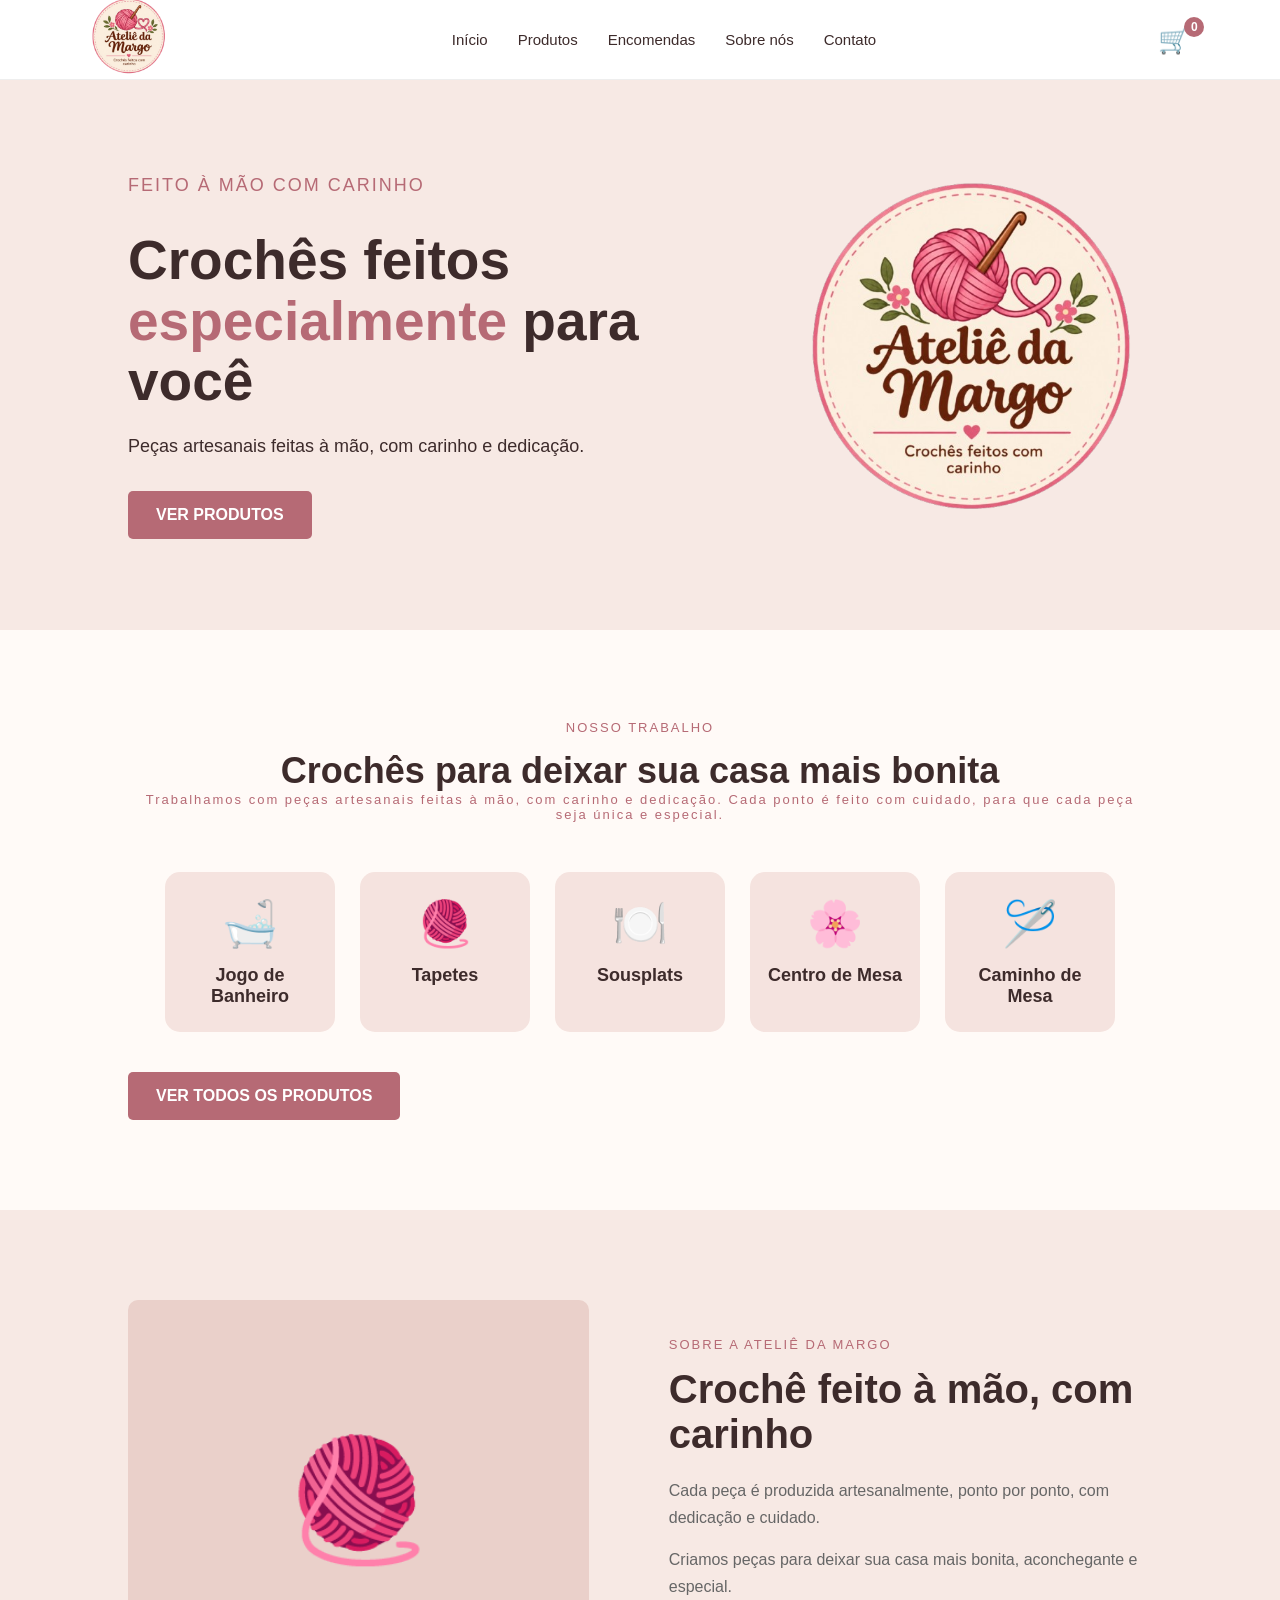
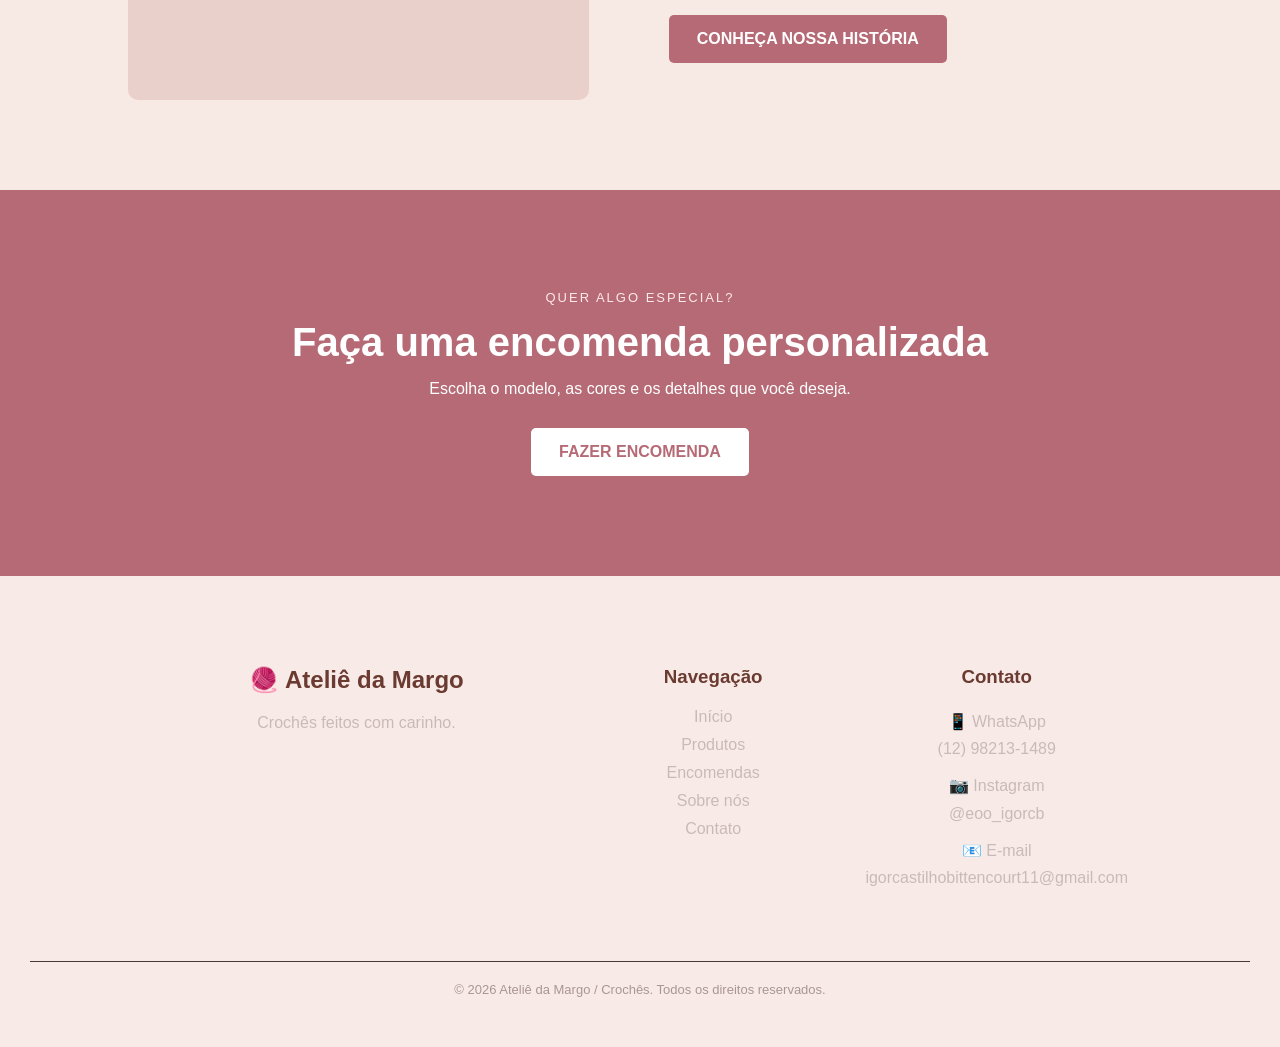
<file: index.html>
<!DOCTYPE html>
<html lang="pt-BR">

<head>
    <meta charset="UTF-8">
    <meta name="viewport" content="width=device-width, initial-scale=1.0">

    <title>Ateliê da Margo | Crochês e tricôs</title>

    <link rel="stylesheet" href="css/e-commercy.css">
</head>

<body>
    <header>
        <div class="logo">
            <img src="img/Ateliê_da_Margo_em_Crochê-removebg-preview.png" alt="Logo Ateliê da Margo">
        </div>

        <nav>
            <ul>
                <li><a href="index.html">Início</a></li>
                <li><a href="produtos.html">Produtos</a></li>
                <li><a href="encomendas.html">Encomendas</a></li>
                <li><a href="sobre.html">Sobre nós</a></li>
                <li><a href="contatos.html">Contato</a></li>
            </ul>
        </nav>

        <a href="carrinho.html" class="carrinho">🛒 <span id="contador-carrinho">0</span></a>
    </header>

    <main>
        <section class="hero">
            <div class="hero-texto">
                <p class="subtitulo">FEITO À MÃO COM CARINHO</p>

                <h2>
                    Crochês feitos
                    <span>especialmente</span>
                    para você
                </h2>

                <p>
                    Peças artesanais feitas à mão,
                    com carinho e dedicação.
                </p>

                <a href="#" class="botao">VER PRODUTOS</a>
            </div>

            <div class="hero-imagem">
                <img src="img/Ateliê_da_Margo_em_Crochê-removebg-preview.png" alt="Logo Ateliê da Margo">
            </div>
        </section>

<section class="destaques">

    <div class="titulo-secao">

        <p class="subtitulo">
            NOSSO TRABALHO
        </p>

        <h2>
            Crochês para deixar sua casa mais bonita
        </h2>

        <p class="descricao">
            Trabalhamos com peças artesanais feitas à mão, com carinho e dedicação. Cada ponto é feito com cuidado, para que cada peça seja única e especial.
        </p>

    </div>


    <div class="categorias">

        <div class="categoria">
            <span>🛁</span>
            <h3>Jogo de Banheiro</h3>
        </div>

        <div class="categoria">
            <span>🧶</span>
            <h3>Tapetes</h3>
        </div>

        <div class="categoria">
            <span>🍽️</span>
            <h3>Sousplats</h3>
        </div>

        <div class="categoria">
            <span>🌸</span>
            <h3>Centro de Mesa</h3>
        </div>

        <div class="categoria">
            <span>🪡</span>
            <h3>Caminho de Mesa</h3>
        </div>

    </div>


    <a href="produtos.html" class="botao">
        VER TODOS OS PRODUTOS
    </a>

</section>
        <section class="sobre">

    <div class="sobre-imagem">
        🧶
    </div>

    <div class="sobre-texto">

        <p class="subtitulo">
            SOBRE A ATELIÊ DA MARGO
        </p>

        <h2>
            Crochê feito à mão, com carinho
        </h2>

        <p>
            Cada peça é produzida artesanalmente,
            ponto por ponto, com dedicação e cuidado.
        </p>

        <p>
            Criamos peças para deixar sua casa mais
            bonita, aconchegante e especial.
        </p>

        <a href="#" class="botao">
            CONHEÇA NOSSA HISTÓRIA
        </a>

    </div>

</section>

        <section class="encomenda">
            <div>
                <p class="subtitulo">QUER ALGO ESPECIAL?</p>

                <h2>Faça uma encomenda personalizada</h2>

                <p>
                    Escolha o modelo, as cores e os detalhes
                    que você deseja.
                </p>

                <a href="encomendas.html" class="botao">FAZER ENCOMENDA</a>
            </div>
        </section>
    </main>

    <footer>
        <div class="footer-conteudo">
            <div>
                <h2>🧶 Ateliê da Margo</h2>
                <p>Crochês feitos com carinho.</p>
            </div>

            <div>
                <h3>Navegação</h3>
                <a href="index.html">Início</a>
                <a href="produtos.html">Produtos</a>
                <a href="encomendas.html">Encomendas</a>
                <a href="sobre.html">Sobre nós</a>
                <a href="contatos.html">Contato</a>
            </div>

            <div>
                <h3>Contato</a></h3>
                <p>📱 WhatsApp<a href="https://wa.me/5512982131489" target="_blank" rel="noopener noreferrer">(12) 98213-1489</a></p>
                <p>📷 Instagram<a href="https://instagram.com/eoo_igorcb" target="_blank" rel="noopener noreferrer">@eoo_igorcb</a></p>
                <p>📧 E-mail<a href="mailto:igorcastilhobittencourt11@gmail.com?subject=Interesse%20em%20encomendas&body=Olá,%20tenho%20interesse%20em%20fazer%20uma%20encomenda." target="_blank" rel="noopener noreferrer">igorcastilhobittencourt11@gmail.com</a></p>
            </div>
        </div>

        <div class="copyright">
            <p>© 2026 Ateliê da Margo / Crochês. Todos os direitos reservados.</p>
        </div>
    </footer>
<script src="js/carrinho.js"></script>
    <script src="js/script.js"></script>
</body>
</html>
</file>
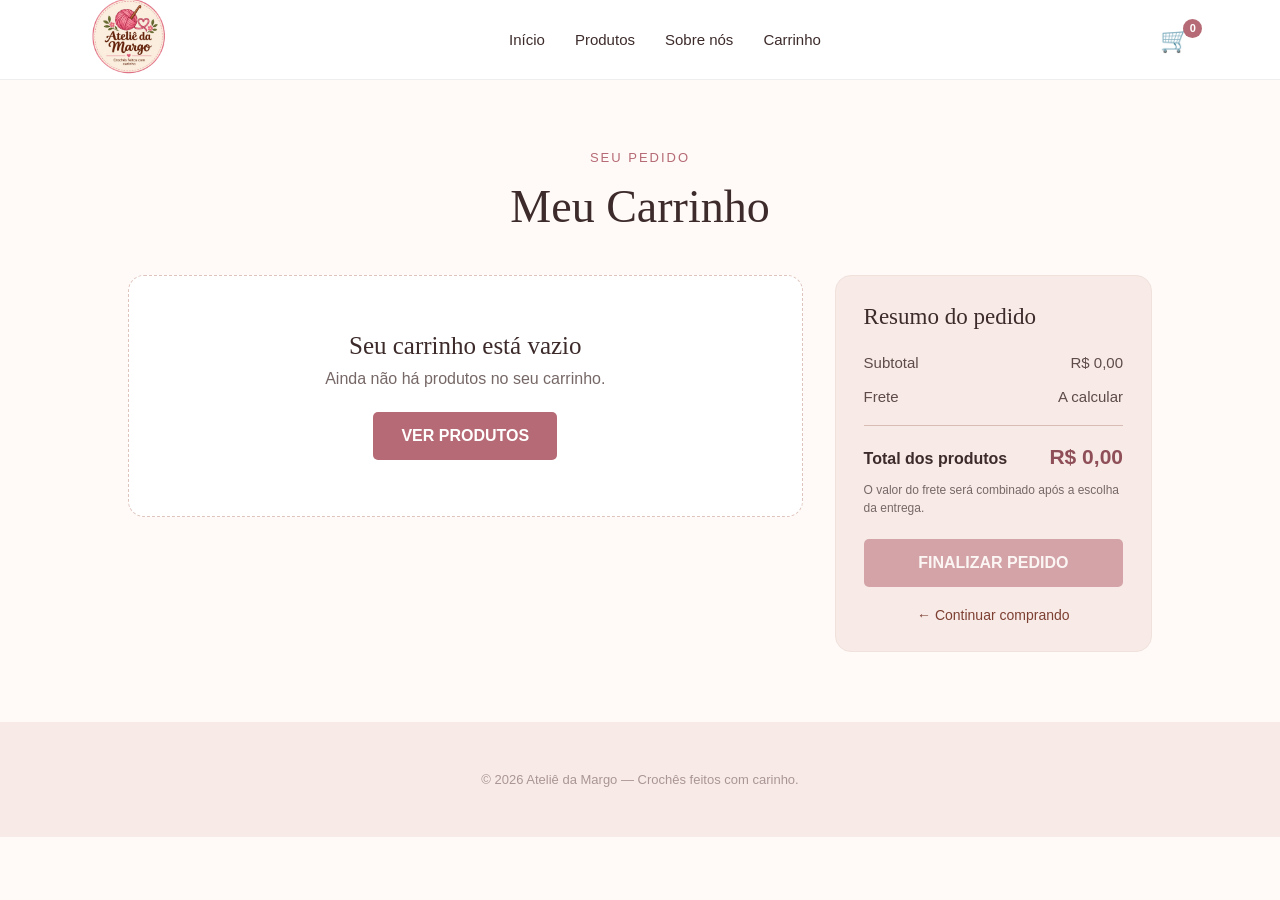
<file: carrinho.html>
<!DOCTYPE html>
<html lang="pt-BR">

<head>
    <meta charset="UTF-8">
    <meta name="viewport" content="width=device-width, initial-scale=1.0">

    <title>Carrinho | Ateliê da Margo</title>

    <link rel="stylesheet" href="css/e-commercy.css">
</head>

<body>
    <header>

        <div class="logo">
            <img src="img/Ateliê_da_Margo_em_Crochê-removebg-preview.png" alt="Logo Ateliê da Margo">
        </div>

        <nav>
            <ul>
                <li><a href="index.html">Início</a></li>
                <li><a href="produtos.html">Produtos</a></li>
                    <li><a href="sobre.html">Sobre nós</a></li>
                <li><a href="carrinho.html">Carrinho</a></li>
            </ul>
        </nav>

        <a href="carrinho.html" class="icone-carrinho" aria-label="Abrir carrinho">
            🛒 <span id="contador-carrinho">0</span>
        </a>

    </header>
    <main class="pagina-carrinho">

        <div class="titulo-carrinho">
            <p class="subtitulo">SEU PEDIDO</p>
            <h1>Meu Carrinho</h1>
        </div>


        <div class="carrinho-container">

            <section class="lista-carrinho">

                <div id="carrinho-vazio" class="carrinho-vazio">
                    <h2>Seu carrinho está vazio</h2>

                    <p>
                        Ainda não há produtos no seu carrinho.
                    </p>

                    <a href="produtos.html" class="botao">
                        VER PRODUTOS
                    </a>
                </div>

                <div id="lista-produtos"></div>

            </section>


            <aside class="resumo-carrinho">

                <h2>Resumo do pedido</h2>

                <div class="linha-resumo">
                    <span>Subtotal</span>
                    <span id="subtotal">R$ 0,00</span>
                </div>

                <div class="linha-resumo">
                    <span>Frete</span>
                    <span id="frete">A calcular</span>
                </div>

                <div class="linha-resumo total">
                    <span>Total dos produtos</span>
                    <span id="total">R$ 0,00</span>
                </div>

                <p class="aviso-frete">O valor do frete será combinado após a escolha da entrega.</p>

                <button id="finalizar-pedido" class="botao botao-finalizar">
                    FINALIZAR PEDIDO
                </button>

                <a href="produtos.html" class="continuar">
                    ← Continuar comprando
                </a>

            </aside>

        </div>

    </main>

    <footer>

        <p>
            © 2026 Ateliê da Margo — Crochês feitos com carinho.
        </p>

    </footer>

    <script src="js/carrinho.js"></script>

</body>

</html>
</file>
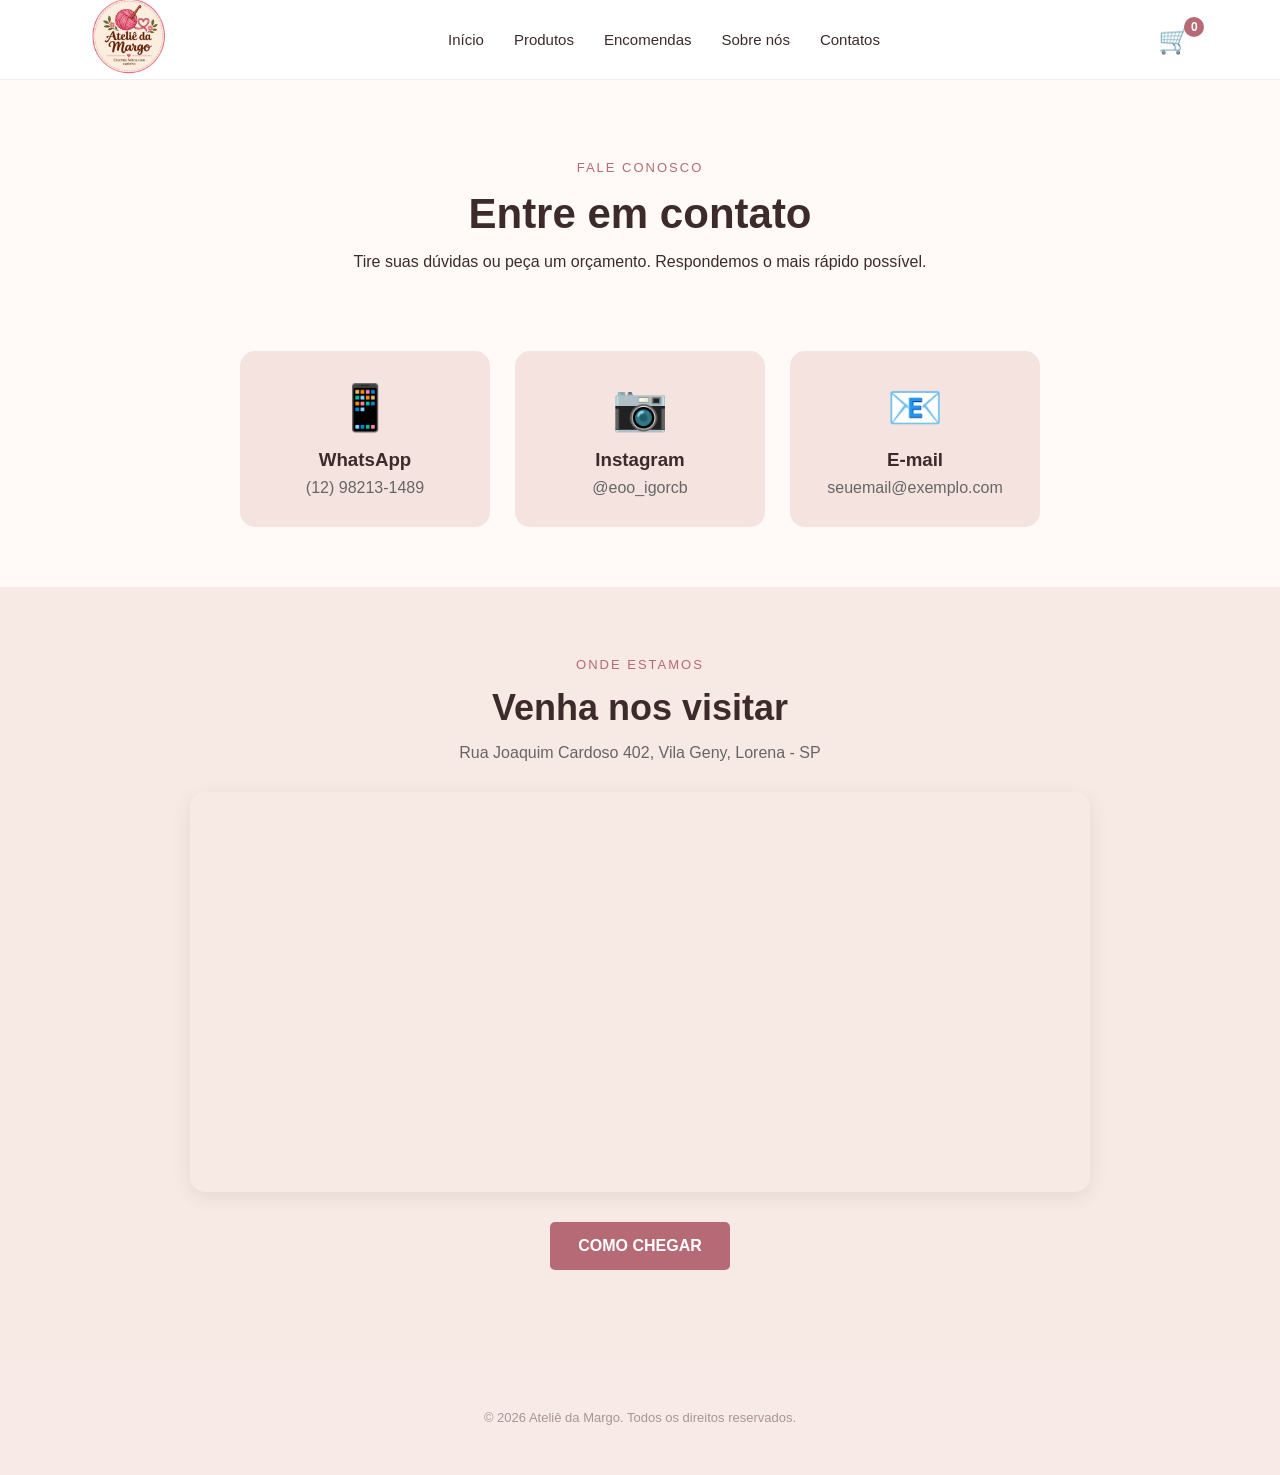
<file: contatos.html>
<!DOCTYPE html>
<html lang="pt-BR">
<head>
    <meta charset="UTF-8">
    <meta name="viewport" content="width=device-width, initial-scale=1.0">
    <title>Contato | Ateliê da Margo</title>
    <link rel="stylesheet" href="css/e-commercy.css">
</head>
<body>
    <header>
        <div class="logo">
            <img src="img/Ateliê_da_Margo_em_Crochê-removebg-preview.png" alt="Logo Ateliê da Margo">
        </div>

        <nav>
            <ul>
                <li><a href="index.html">Início</a></li>
                <li><a href="produtos.html">Produtos</a></li>
                <li><a href="encomendas.html">Encomendas</a></li>
                <li><a href="sobre.html">Sobre nós</a></li>
                <li><a href="contatos.html">Contatos</a></li>
            </ul>
        </nav>

        <a href="carrinho.html" class="carrinho">🛒 <span id="contador-carrinho">0</span></a>
    </header>

        <main>
        <section class="pagina-produtos">
            <p class="subtitulo">FALE CONOSCO</p>
            <h1>Entre em contato</h1>
            <p>Tire suas dúvidas ou peça um orçamento. Respondemos o mais rápido possível.</p>
        </section>

        <section class="contato">
            <div class="contato-cards">
                <a class="contato-card" href="https://wa.me/5512982131489" target="_blank" rel="noopener noreferrer">
                    <span>📱</span>
                    <h3>WhatsApp</h3>
                    <p>(12) 98213-1489</p>
                </a>

                <a class="contato-card" href="https://instagram.com/eoo_igorcb" target="_blank" rel="noopener noreferrer">
                    <span>📷</span>
                    <h3>Instagram</h3>
                    <p>@eoo_igorcb</p>
                </a>

                <a class="contato-card" href="mailto:seuemail@exemplo.com">
                    <span>📧</span>
                    <h3>E-mail</h3>
                    <p>seuemail@exemplo.com</p>
                </a>
            </div>
        </section>

        <section class="localizacao">
            <p class="subtitulo">ONDE ESTAMOS</p>
            <h2>Venha nos visitar</h2>
            <p class="endereco">Rua Joaquim Cardoso 402, Vila Geny, Lorena - SP</p>

            <div class="mapa">
              <iframe src="https://www.google.com/maps/embed?pb=!1m18!1m12!1m3!1d3680.0014770295697!2d-45.11018642370573!3d-22.72818647938113!2m3!1f0!2f0!3f0!3m2!1i1024!2i768!4f13.1!3m3!1m2!1s0x94ccc91f343b2869%3A0x5335d9dc2f6e2988!2sR.%20Joaquim%20Cardoso%20Machado%2C%20402%20-%20Vila%20Geny%2C%20Lorena%20-%20SP%2C%2012604-110!5e0!3m2!1spt-BR!2sbr!4v1791209468619!5m2!1spt-BR!2sbr" width="600" height="450" style="border:0;" allowfullscreen="" loading="lazy" referrerpolicy="strict-origin-when-cross-origin"></iframe></div>

            <a href="https://www.google.com/maps/@-22.7281171,-45.1075781,526a,43y,198.08h,81.84t/data=!3m7!1e1!3m5!1soYVLV-jbVeYxbJd2N1epsA!2e0!6shttps:%2F%2Fstreetviewpixels-pa.googleapis.com%2Fv1%2Fthumbnail%3Fcb_client%3Dmaps_sv.tactile%26w%3D900%26h%3D600%26pitch%3D8.15697160989805%26panoid%3DoYVLV-jbVeYxbJd2N1epsA%26yaw%3D198.0848468734884!7i16384!8i8192?entry=ttu&g_ep=EgoyMDI2MDkzMC4wIKXMDSoASAFQAw%3D%3D"
               target="_blank" rel="noopener noreferrer" class="botao">COMO CHEGAR</a>
        </section>
    </main>

        <footer>
        <p>© 2026 Ateliê da Margo. Todos os direitos reservados.</p>
    </footer>
    <script src="js/carrinho.js"></script>
</body>
</html>
</file>
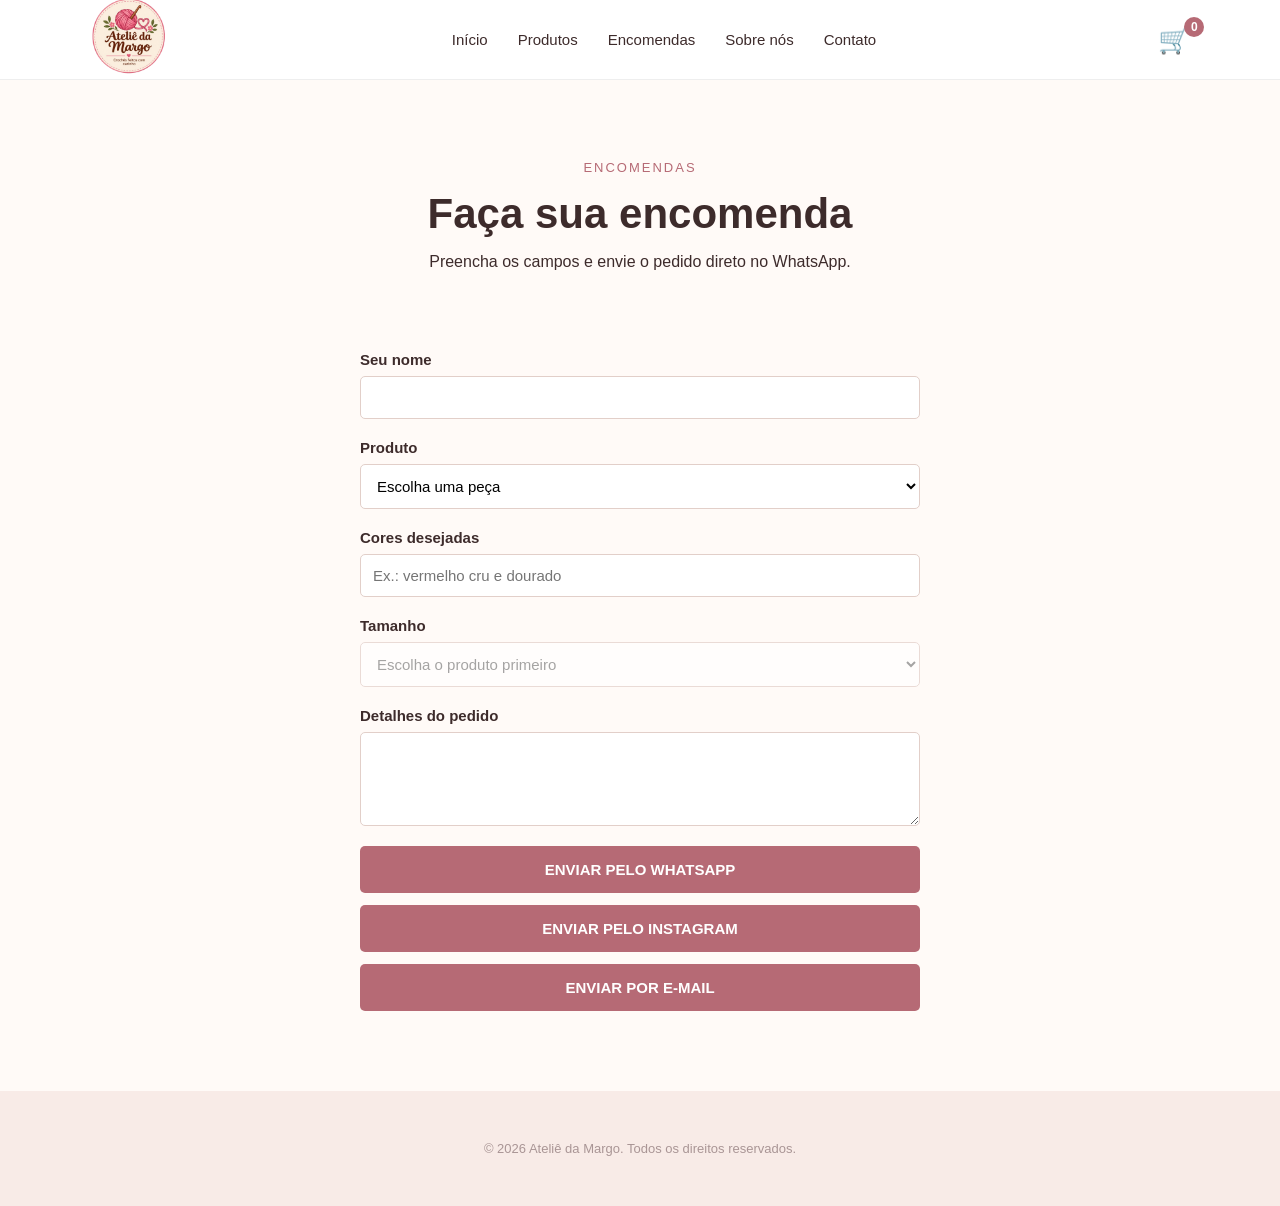
<file: encomendas.html>
<!DOCTYPE html>
<html lang="pt-BR">
<head>
    <meta charset="UTF-8">
    <meta name="viewport" content="width=device-width, initial-scale=1.0">
    <title>Encomendas | Ateliê da Margo</title>
    <link rel="stylesheet" href="css/e-commercy.css">
    <link rel="stylesheet" href="css/encomendas.css">
</head>
<body>
    <header>
        <div class="logo">
            <img src="img/Ateliê_da_Margo_em_Crochê-removebg-preview.png" alt="Logo Ateliê da Margo">
        </div>
        <nav>
            <ul>
                <li><a href="index.html">Início</a></li>
                <li><a href="produtos.html">Produtos</a></li>
                <li><a href="encomendas.html">Encomendas</a></li>
                <li><a href="sobre.html">Sobre nós</a></li>
                <li><a href="contato.html">Contato</a></li>
            </ul>
        </nav>
        <a href="carrinho.html" class="carrinho">🛒 <span id="contador-carrinho">0</span></a>
    </header>

    <main>
        <section class="pagina-produtos">
            <p class="subtitulo">ENCOMENDAS</p>
            <h1>Faça sua encomenda</h1>
            <p>Preencha os campos e envie o pedido direto no WhatsApp.</p>
        </section>

        <form id="form-encomenda" class="form-encomenda">
            <label for="nome">Seu nome
                <input type="text" id="nome" required>
            </label>

            <label for="produto">Produto
                <select id="produto" required>
                    <option value="">Escolha uma peça</option>
                    <option>Jogo de banheiro</option>
                    <option>Tapete</option>
                    <option>Sousplat</option>
                    <option>Centro de mesa</option>
                    <option>Caminho de mesa</option>
                </select>
            </label>

            <label for="cores">Cores desejadas
                <input type="text" id="cores" placeholder="Ex.: vermelho cru e dourado">
            </label>

           <label for="tamanho">Tamanho
    <select id="tamanho" disabled>
        <option value="">Escolha o produto primeiro</option>
    </select>
</label>

            <label for="detalhes">Detalhes do pedido
                <textarea id="detalhes" rows="4"></textarea>
            </label>

            <div class="botoes-envio">
    <button type="submit" class="botao">ENVIAR PELO WHATSAPP</button>
    <a href="https://instagram.com/eoo_igorcb" target="_blank" rel="noopener noreferrer"><button type="button" id="btn-instagram" class="botao">ENVIAR PELO INSTAGRAM</button></a>
    <a href="mailto:igorcastilhobittencourt11@gmail.com?subject=Interesse%20em%20encomendas&body=Olá,%20tenho%20interesse%20em%20fazer%20uma%20encomenda." target="_blank" rel="noopener noreferrer"><button type="button" id="btn-email" class="botao">ENVIAR POR E-MAIL</button></a>
</div>
        </form>
    </main>

    <footer>
        <p>© 2026 Ateliê da Margo. Todos os direitos reservados.</p>
    </footer>
<script src="js/carrinho.js"></script>
    <script src="js/script.js"></script>
</body>
</html>
</file>
<file: css/e-commercy.css>
* {
    margin: 0;
    padding: 0;
    box-sizing: border-box;
}

body {
    font-family: Arial, sans-serif;
    color: #3d2b2b;
    background-color: #fffaf7;
}

a {
    text-decoration: none;
    color: inherit;
}

header {
    width: 100%;
    height: 80px;
    display: flex;
    align-items: center;
    justify-content: space-between;
    padding: 0 7%;
    background-color: white;
    border-bottom: 1px solid #eee;
}

.logo img {
    width: 80px;
    height: 90px;
    object-fit: contain;
}

nav ul {
    display: flex;
    gap: 30px;
    list-style: none;
}

nav a {
    font-size: 15px;
    transition: 0.3s;
}

nav a:hover {
    color: #b66a75;
}

.carrinho {
    font-size: 24px;
    cursor: pointer;
}

.hero {
    min-height: 550px;
    display: flex;
    align-items: center;
    justify-content: space-between;
    padding: 70px 10%;
    background-color: #f7e9e4;
}

.hero-texto {
    max-width: 550px;
}

.subtitulo {
    font-size: 13px;
    letter-spacing: 2px;
    color: #b66a75;
    margin-bottom: 15px;
}

.hero h2 {
    font-size: 55px;
    line-height: 1.1;
    margin-bottom: 20px;
}

.hero h2 span {
    color: #b66a75;
}

.hero p {
    font-size: 18px;
    line-height: 1.6;
    margin-bottom: 30px;
}

.botao {
    display: inline-block;
    padding: 15px 28px;
    background-color: #b66a75;
    color: white;
    border-radius: 5px;
    font-weight: bold;
    transition: 0.3s;
}

.botao:hover {
    background-color: #8f4f59;
}

.hero-imagem {
    width: 350px;
    height: 350px;
    display: flex;
    align-items: center;
    justify-content: center;
}

.hero-imagem img {
    width: 100%;
    height: 100%;
    object-fit: contain;
}

.destaques {
    padding: 90px 10%;
}

.titulo-secao {
    text-align: center;
    margin-bottom: 50px;
}

.titulo-secao p {
    color: #b66a75;
    font-size: 13px;
    letter-spacing: 2px;
}

.titulo-secao h2 {
    font-size: 36px;
    margin-top: 10px;
}

.produtos {
    display: grid;
    grid-template-columns: repeat(3, 1fr);
    gap: 30px;
}

.produto {
    background-color: white;
    padding-bottom: 25px;
    border-radius: 10px;
    overflow: hidden;
    box-shadow: 0 5px 20px rgba(0,0,0,0.05);
    transition: 0.3s;
}

.produto:hover {
    transform: translateY(-5px);
}

.produto-imagem {
    height: 250px;
    display: flex;
    align-items: center;
    justify-content: center;
    background-color: #f3dfda;
    font-size: 90px;
}

.produto h3,
.produto p,
.produto strong {
    margin-left: 25px;
    margin-right: 25px;
}

.produto h3 {
    margin-top: 20px;
    font-size: 21px;
}

.produto p {
    margin-top: 8px;
    margin-bottom: 15px;
    color: #777;
}

.produto strong {
    color: #b66a75;
    font-size: 19px;
}

.sobre {
    padding: 90px 10%;
    display: flex;
    align-items: center;
    gap: 80px;
    background-color: #f7e9e4;
}

.sobre-imagem {
    width: 45%;
    height: 400px;
    display: flex;
    align-items: center;
    justify-content: center;
    background-color: #ead0ca;
    border-radius: 10px;
    font-size: 120px;
}

.sobre-texto {
    flex: 1;
}

.sobre-texto h2 {
    font-size: 40px;
    margin-bottom: 20px;
}

.sobre-texto p:not(.subtitulo) {
    color: #666;
    line-height: 1.7;
    margin-bottom: 15px;
}

.encomenda {
    padding: 100px 10%;
    text-align: center;
    background-color: #b66a75;
    color: white;
}

.encomenda .subtitulo {
    color: #ffe9e9;
}

.encomenda h2 {
    font-size: 40px;
    margin-bottom: 15px;
}

.encomenda p:not(.subtitulo) {
    margin-bottom: 30px;
}

.encomenda .botao {
    background-color: white;
    color: #b66a75;
}

footer {
    background-color: #2e2020;
    color: white;
}

.footer-conteudo {
    padding: 60px 10%;
    display: grid;
    grid-template-columns: 2fr 1fr 1fr;
    gap: 50px;
}

.footer-conteudo h2 {
    margin-bottom: 15px;
}

.footer-conteudo h3 {
    margin-bottom: 20px;
}

.footer-conteudo p {
    color: #c9baba;
    line-height: 1.7;
}

.footer-conteudo a {
    display: block;
    color: #c9baba;
    margin-bottom: 10px;
}

.footer-conteudo a:hover {
    color: white;
}

.copyright {
    padding: 20px 10%;
    border-top: 1px solid #493838;
    text-align: center;
}

.copyright p {
    color: #a99595;
    font-size: 13px;
}

@media (max-width: 800px) {
    header {
        height: auto;
        padding: 20px;
        flex-wrap: wrap;
        gap: 20px;
    }

    nav {
        order: 3;
        width: 100%;
    }

    nav ul {
        justify-content: center;
        gap: 15px;
        flex-wrap: wrap;
    }

    .hero {
        flex-direction: column;
        text-align: center;
        gap: 50px;
        padding: 60px 20px;
    }

    .hero h2 {
        font-size: 40px;
    }

    .hero-imagem {
        width: 250px;
        height: 250px;
    }

    .produtos {
        grid-template-columns: 1fr;
    }

    .sobre {
        flex-direction: column;
        padding: 60px 20px;
        gap: 40px;
    }

    .sobre-imagem {
        width: 100%;
        height: 300px;
    }

    .sobre-texto {
        text-align: center;
    }

    .footer-conteudo {
        grid-template-columns: 1fr;
        text-align: center;
    }
}
.categorias {
    display: flex;
    justify-content: center;
    gap: 25px;
    margin: 50px 0 40px;
    flex-wrap: wrap;
}

.categoria {
    width: 170px;
    padding: 25px 15px;
    text-align: center;
    background-color: #f5e3df;
    border-radius: 15px;
}

.categoria span {
    display: block;
    font-size: 45px;
    margin-bottom: 15px;
}

.categoria h3 {
    margin: 0;
    font-size: 18px;
}

.pagina-produtos {
    text-align: center;
    padding: 80px 20px;
}

.pagina-produtos h1 {
    font-size: 42px;
    margin: 15px 0
}

.categoria-produto {
    display: flex;
    align-items: center;
    justify-content: space-between;
    gap: 70px;

    padding: 80px 10%;

    background-color: #f8ebe7;
}

.categoria-produto:nth-child(even) {
    background-color: #fffaf8;
}

.categoria-texto {
    flex: 1;
}

.categoria-texto h2 {
    font-size: 36px;
    margin: 15px 0;
}

.categoria-texto p {
    font-size: 17px;
    line-height: 1.7;
    margin-bottom: 20px;
}

.categoria-imagem {
    flex: 1;
    display: flex;
    justify-content: center;
}

.categoria-imagem img {
    width: 100%;
    max-width: 450px;
    height: 350px;

    object-fit: cover;

    border-radius: 20px;
}

.categoria-produto.invertido {
    flex-direction: row-reverse;
}

.botoes-envio {
    display: flex;
    flex-direction: column;
    gap: 12px;
}

.botoes-envio .botao {
    width: 100%;
}

.contato {
    padding: 0 10% 60px;
}

.contato-cards {
    display: flex;
    justify-content: center;
    gap: 25px;
    flex-wrap: wrap;
}

.contato-card {
    width: 250px;
    padding: 30px 20px;
    text-align: center;
    background-color: #f5e3df;
    border-radius: 15px;
    transition: 0.3s;
}

.contato-card:hover {
    transform: translateY(-5px);
}

.contato-card span {
    display: block;
    font-size: 45px;
    margin-bottom: 15px;
}

.contato-card h3 {
    margin-bottom: 8px;
}

.contato-card p {
    color: #666;
    word-break: break-word;
}

.localizacao {
    padding: 70px 10% 90px;
    text-align: center;
    background-color: #f7e9e4;
}

.localizacao h2 {
    font-size: 36px;
    margin: 10px 0 15px;
}

.localizacao .endereco {
    color: #666;
    margin-bottom: 30px;
}

.mapa {
    max-width: 900px;
    margin: 0 auto 30px;
    border-radius: 15px;
    overflow: hidden;
    box-shadow: 0 5px 20px rgba(0, 0, 0, 0.08);
}

.mapa iframe {
    display: block;
    width: 100%;
    height: 400px;
    border: 0;
}

footer > p {
    padding: 20px;
    text-align: center;
    font-size: 13px;
    color: #a99595;
}

@media (max-width: 800px) {
    .mapa iframe {
        height: 300px;
    }
}

.historia-hoje {
    padding: 90px 10%;
    text-align: center;
}

.historia-hoje .texto-hoje {
    max-width: 750px;
    margin: 0 auto 35px;
    font-size: 19px;
    line-height: 1.8;
    color: #666;
}

.historia-hoje .frase-final {
    font-size: 30px;
    font-style: italic;
    color: #b66a75;
}

footer > p {
    padding: 20px;
    text-align: center;
    font-size: 13px;
    color: #a99595;
}

.compra {
    display: flex;
    flex-wrap: wrap;
    gap: 10px;
    margin-bottom: 20px;
}

.compra select,
.compra input {
    padding: 12px;
    border: 1px solid #e2cfc9;
    border-radius: 5px;
    font: inherit;
    background-color: white;
}

.compra select {
    flex: 1;
    min-width: 200px;
}

.compra input {
    width: 80px;
}

.compra .btn-adicionar {
    border: none;
    cursor: pointer;
    font: inherit;
    font-weight: bold;
}

.info-produto {
    flex: 1;
}

.info-produto h3 {
    margin: 0 0 10px;

    font-size: 20px;
}

.info-produto p {
    margin: 5px 0;

    color: #555;
}

.quantidade {
    display: flex;
    align-items: center;
    gap: 10px;

    margin-top: 10px;
}

.quantidade button {
    width: 30px;
    height: 30px;

    border: none;
    border-radius: 6px;

    background-color: #e9a6b7;

    cursor: pointer;

    font-size: 18px;
}

.quantidade span {
    min-width: 25px;
    text-align: center;
}


.preco-produto {
    font-size: 18px;
    font-weight: bold;
}


.remover-produto {
    border: none;

    background: transparent;

    color: #a33;

    cursor: pointer;

    font-size: 14px;
}

.remover-produto:hover {
    text-decoration: underline;
}

.linha-resumo.total {
    border-top: 1px solid #d8bdb7;

    padding-top: 20px;

    margin-top: 20px;

    font-size: 22px;

    font-weight: bold;
}

.botao-finalizar {
    width: 100%;

    border: none;

    cursor: pointer;

    margin-top: 20px;
}


.continuar {
    display: block;

    text-align: center;

    margin-top: 20px;

    color: #7d3f32;

    text-decoration: none;
}

.continuar:hover {
    text-decoration: underline;
}


footer {
    text-align: center;

    padding: 30px;

    background-color: #f8ebe7;

    color: #6b3b32;
}

@media (max-width: 800px) {}

.carrinho{
    position: relative;
    font-size: 26px;
    line-height: 1;
    cursor: pointer;
}

.carrinho #contador-carrinho {
    position: absolute;
    top: -10px;
    right: -14px;
    min-width: 20px;
    height: 20px;
    display: flex;
    align-items: center;
    justify-content: center;
    background-color: #b66a75;
    color: white;
    font-size: 12px;
    font-weight: bold;
    line-height: 1;
    border-radius: 50%;
}

.icone-carrinho {
    position: relative;
    font-size: 24px;
    line-height: 1;
}

.icone-carrinho #contador-carrinho {
    position: absolute;
    top: -9px;
    right: -12px;
    min-width: 19px;
    height: 19px;
    padding: 0 5px;
    display: flex;
    align-items: center;
    justify-content: center;
    border-radius: 50%;
    background-color: #b66a75;
    color: white;
    font-size: 11px;
    font-weight: bold;
}

.pagina-carrinho {
    min-height: 70vh;
    padding: 70px 10%;
}

.titulo-carrinho {
    margin-bottom: 42px;
    text-align: center;
}

.titulo-carrinho h1 {
    margin-top: 8px;
    font-family: Georgia, serif;
    font-size: clamp(34px, 5vw, 46px);
    font-weight: normal;
}

.carrinho-container {
    display: grid;
    grid-template-columns: minmax(0, 1.7fr) minmax(270px, 0.8fr);
    align-items: start;
    gap: 32px;
}

.lista-carrinho {
    min-width: 0;
}

.item-carrinho {
    display: grid;
    grid-template-columns: 96px minmax(0, 1fr) auto auto;
    align-items: center;
    gap: 20px;
    margin-bottom: 16px;
    padding: 20px;
    border: 1px solid #f0e1dc;
    border-radius: 14px;
    background: #fff;
    box-shadow: 0 5px 18px rgba(61, 43, 43, 0.045);
}

.ilustracao-produto {
    width: 96px;
    height: 96px;
    display: grid;
    place-items: center;
    border-radius: 12px;
    background: #f7e9e4;
    font-size: 42px;
}

.info-produto h2 {
    margin: 0 0 8px;
    font-family: Georgia, serif;
    font-size: 20px;
    font-weight: normal;
}

.info-produto .detalhe-produto {
    margin: 0 0 7px;
    color: #766867;
    font-size: 14px;
}

.info-produto .preco-produto {
    margin: 0;
    color: #9a6268;
    font-size: 14px;
    font-weight: 600;
}

.acoes-produto {
    display: flex;
    flex-direction: column;
    align-items: center;
    gap: 10px;
}

.controle-quantidade {
    display: flex;
    align-items: center;
    gap: 11px;
}

.ajuste-quantidade {
    width: 30px;
    height: 30px;
    border: 1px solid #e6d2cc;
    border-radius: 50%;
    background: #fffaf7;
    color: #70474a;
    cursor: pointer;
    font: inherit;
}

.ajuste-quantidade:disabled {
    cursor: not-allowed;
    opacity: 0.45;
}

.valor-quantidade {
    min-width: 18px;
    text-align: center;
    font-weight: bold;
}

.remover-produto {
    border: 0;
    background: transparent;
    color: #8f4f59;
    cursor: pointer;
    font: inherit;
    font-size: 13px;
    text-decoration: underline;
    text-underline-offset: 3px;
}

.total-item {
    min-width: 82px;
    color: #3d2b2b;
    text-align: right;
    white-space: nowrap;
}

.carrinho-vazio {
    padding: 56px 28px;
    border: 1px dashed #dfc4bd;
    border-radius: 16px;
    background: #fff;
    text-align: center;
}

.carrinho-vazio[hidden] {
    display: none;
}

.carrinho-vazio h2 {
    margin-bottom: 10px;
    font-family: Georgia, serif;
    font-size: 25px;
    font-weight: normal;
}

.carrinho-vazio p {
    margin-bottom: 24px;
    color: #766867;
}

.resumo-carrinho {
    position: sticky;
    top: 24px;
    padding: 28px;
    border: 1px solid #f0e1dc;
    border-radius: 16px;
    background: #f8ebe7;
}

.resumo-carrinho h2 {
    margin: 0 0 24px;
    font-family: Georgia, serif;
    font-size: 23px;
    font-weight: normal;
}

.linha-resumo {
    display: flex;
    justify-content: space-between;
    gap: 12px;
    margin-bottom: 17px;
    color: #5e4b49;
    font-size: 15px;
}

.linha-resumo.total {
    align-items: baseline;
    margin-top: 20px;
    padding-top: 19px;
    border-top: 1px solid #d8bdb7;
    color: #3d2b2b;
    font-size: 16px;
    font-weight: bold;
}

.linha-resumo.total span:last-child {
    color: #8f4f59;
    font-size: 21px;
    white-space: nowrap;
}

.aviso-frete {
    margin-top: -5px;
    color: #766867;
    font-size: 12px;
    line-height: 1.5;
}

.botao-finalizar {
    width: 100%;
    margin-top: 22px;
    border: 0;
    cursor: pointer;
    font: inherit;
    font-weight: bold;
}

.botao-finalizar:disabled {
    cursor: not-allowed;
    opacity: 0.55;
}

.continuar {
    display: block;
    margin-top: 20px;
    color: #7d3f32;
    text-align: center;
    font-size: 14px;
}

.continuar:hover {
    text-decoration: underline;
}

@media (max-width: 900px) {
    .pagina-carrinho {
        padding: 56px 6%;
    }

    .carrinho-container {
        grid-template-columns: 1fr;
    }

    .resumo-carrinho {
        position: static;
    }
}

@media (max-width: 600px) {
    .pagina-carrinho {
        padding: 42px 18px;
    }

    .item-carrinho {
        grid-template-columns: 72px minmax(0, 1fr) auto;
        gap: 14px;
        padding: 15px;
    }

    .ilustracao-produto {
        width: 72px;
        height: 72px;
        font-size: 34px;
    }

    .info-produto h2 {
        font-size: 17px;
    }

    .acoes-produto {
        grid-column: 2;
        flex-direction: row;
        justify-content: flex-start;
    }

    .total-item {
        grid-column: 3;
        grid-row: 2;
        font-size: 14px;
    }

    .carrinho-vazio {
        padding: 42px 20px;
    }
}
</file>
<file: css/encomendas.css>
.form-encomenda {
    max-width: 600px;
    margin: 0 auto 80px;
    padding: 0 20px;
    display: flex;
    flex-direction: column;
    gap: 20px;
}

.form-encomenda label {
    display: flex;
    flex-direction: column;
    gap: 8px;
    font-weight: bold;
    font-size: 15px;
}

.form-encomenda input,
.form-encomenda select,
.form-encomenda textarea {
    padding: 12px;
    border: 1px solid #e2cfc9;
    border-radius: 5px;
    font: inherit;
    font-weight: normal;
    background-color: white;
}

.form-encomenda input:focus,
.form-encomenda select:focus,
.form-encomenda textarea:focus {
    outline: 2px solid #b66a75;
}

.form-encomenda .botao {
    border: none;
    cursor: pointer;
    font-size: 15px;
}

footer > p {
    padding: 20px;
    text-align: center;
    font-size: 13px;
    color: #a99595;
}
</file>
